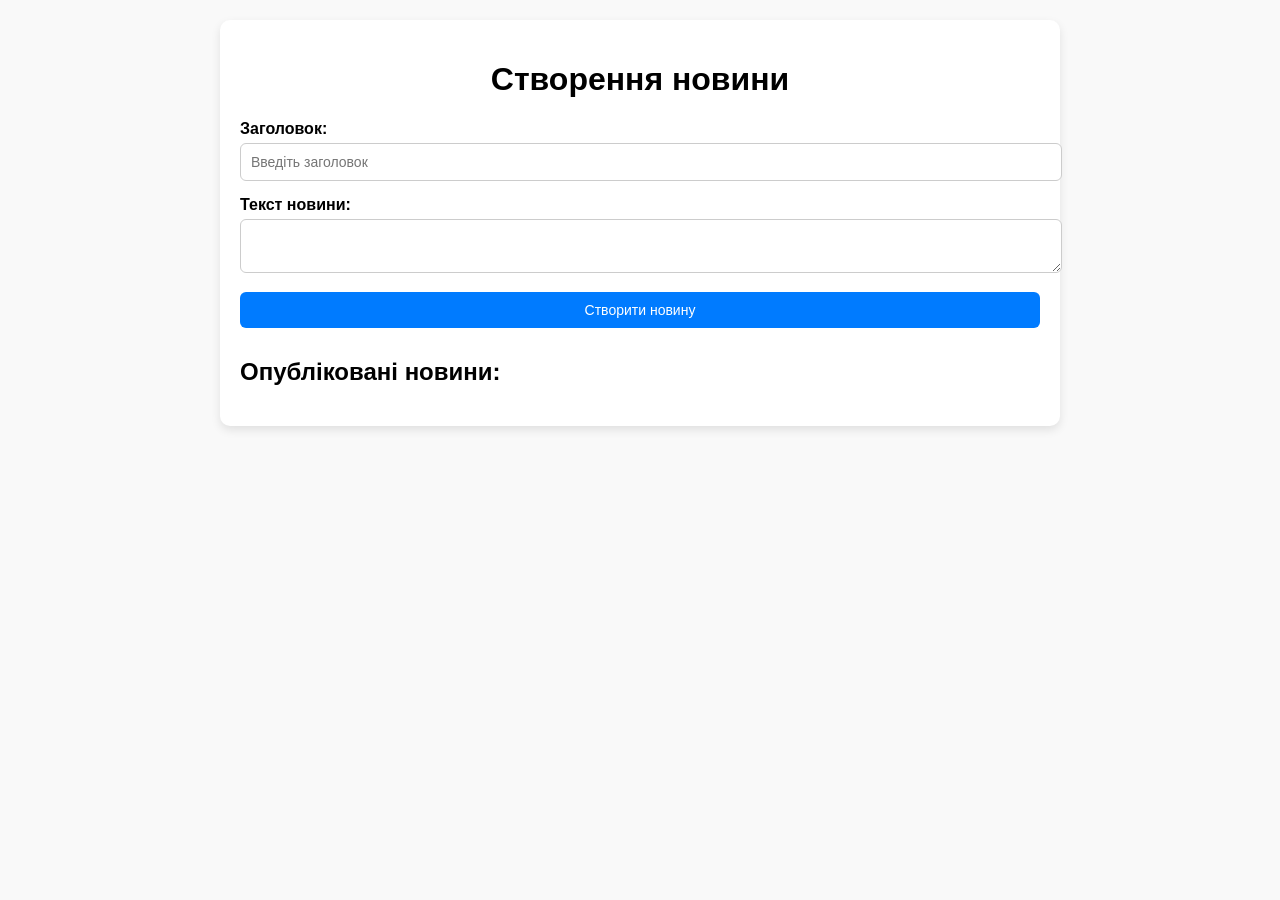
<file: 1609/index.html>
<!DOCTYPE html>
<html lang="uk">
<head>
  <meta charset="UTF-8">
  <meta name="viewport" content="width=device-width, initial-scale=1.0">
  <title>Створення новини</title>

  <!-- Підключаємо TinyMCE з твоїм API ключем -->
<script src="https://cdn.tiny.cloud/1/wgoci0mz2lujee9vo418rz8fk4u1dtbjqgcst3ncvyyq79m8/tinymce/8/tinymce.min.js" referrerpolicy="origin"></script>

  <style>
    body {
      font-family: Arial, Helvetica, sans-serif;
      background: #f9f9f9;
      margin: 0;
      padding: 20px;
    }
    h1 {
      text-align: center;
    }
    .container {
      max-width: 800px;
      margin: 0 auto;
      background: #fff;
      padding: 20px;
      border-radius: 10px;
      box-shadow: 0 4px 10px rgba(0,0,0,0.1);
    }
    label {
      display: block;
      margin-top: 15px;
      font-weight: bold;
    }
    input, textarea, button {
      width: 100%;
      padding: 10px;
      margin-top: 5px;
      border-radius: 6px;
      border: 1px solid #ccc;
      font-size: 14px;
    }
    button {
      background: #007bff;
      color: white;
      border: none;
      cursor: pointer;
      margin-top: 15px;
    }
    button:hover {
      background: #0056b3;
    }
    .news-list {
      margin-top: 30px;
    }
    .news-item {
      background: #fff;
      border: 1px solid #ddd;
      border-radius: 8px;
      padding: 15px;
      margin-bottom: 15px;
    }
    .news-item h3 {
      margin: 0 0 10px 0;
    }
  </style>
</head>
<body>
  <div class="container">
    <h1>Створення новини</h1>
    <form id="newsForm">
      <label for="title">Заголовок:</label>
      <input type="text" id="title" placeholder="Введіть заголовок" required>

      <label for="editor">Текст новини:</label>
      <textarea id="editor"></textarea>

      <button type="submit">Створити новину</button>
    </form>

    <div class="news-list" id="newsList">
      <h2>Опубліковані новини:</h2>
    </div>
  </div>

  <script>
    // Ініціалізація TinyMCE
    tinymce.init({
      selector: '#editor',
      plugins: 'image link lists table code fullscreen',
      toolbar: 'undo redo | styles | bold italic underline | alignleft aligncenter alignright | bullist numlist | link image | code fullscreen',
      height: 300,
      language: 'uk'
    });

    const form = document.getElementById('newsForm');
    const newsList = document.getElementById('newsList');

    form.addEventListener('submit', function(e) {
      e.preventDefault();

      const title = document.getElementById('title').value.trim();
      const content = tinymce.get('editor').getContent();

      if (!title || !content) {
        alert('Будь ласка, заповніть усі поля!');
        return;
      }

      const newsItem = document.createElement('div');
      newsItem.classList.add('news-item');
      newsItem.innerHTML = `
        <h3>${title}</h3>
        <div class="content">${content}</div>
      `;

      newsList.appendChild(newsItem);

      form.reset();
      tinymce.get('editor').setContent('');
    });
  </script>
</body>
</html>
</file>
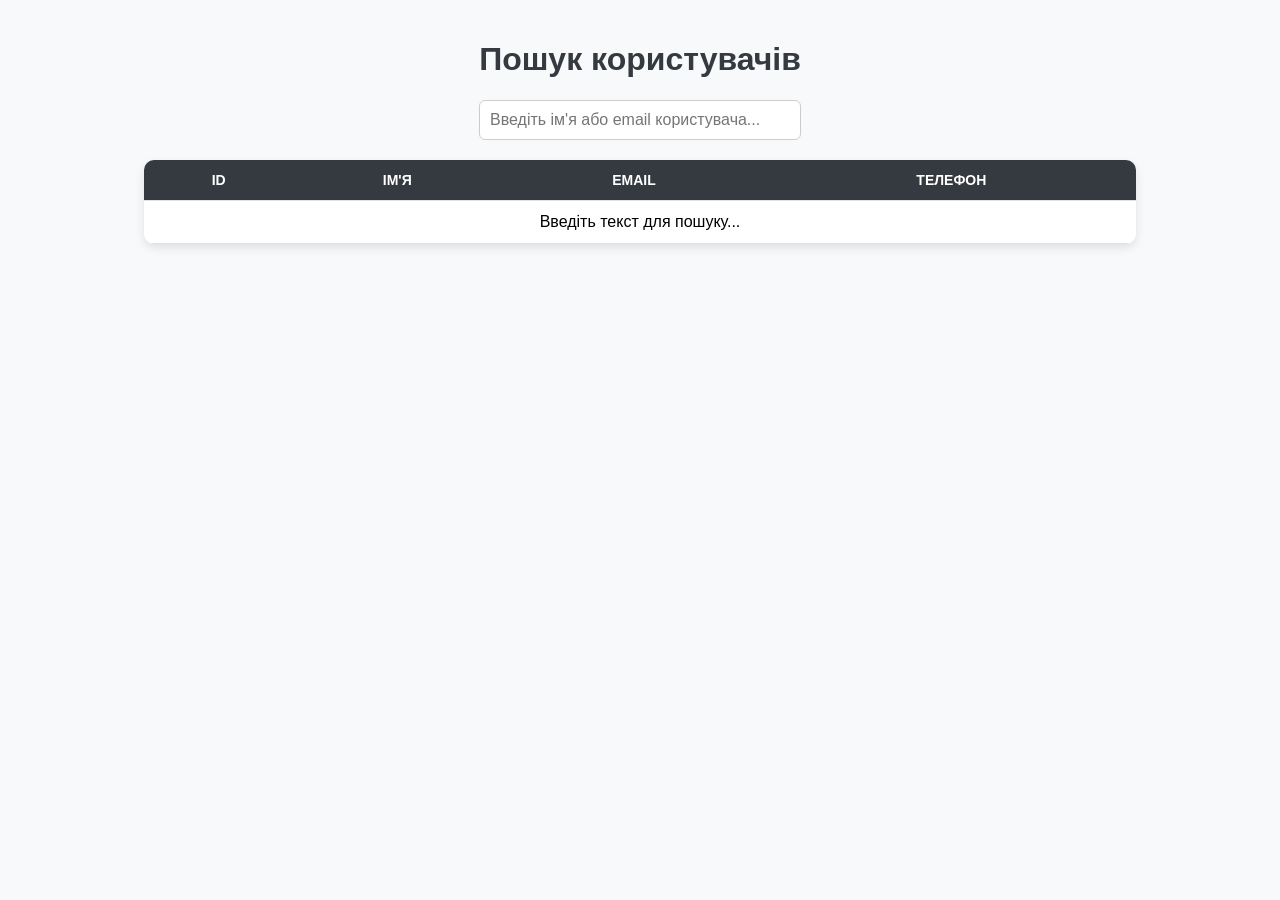
<file: 1609/17/index.html>
<!DOCTYPE html>
<html lang="uk">
<head>
  <meta charset="UTF-8">
  <meta name="viewport" content="width=device-width, initial-scale=1.0">
  <title>Пошук користувачів</title>
  <script src="https://code.jquery.com/jquery-3.7.1.min.js"></script>
  <style>
    body {
      font-family: 'Segoe UI', Arial, sans-serif;
      background: #f8f9fa;
      margin: 0;
      padding: 20px;
    }

    h1 {
      text-align: center;
      color: #343a40;
    }

    /* Поле пошуку */
    .search-container {
      display: flex;
      justify-content: center;
      margin-bottom: 20px;
    }

    .search-container input {
      width: 300px;
      padding: 10px;
      font-size: 16px;
      border: 1px solid #ccc;
      border-radius: 6px;
      outline: none;
      transition: 0.3s;
    }

    .search-container input:focus {
      border-color: #007bff;
      box-shadow: 0 0 5px rgba(0, 123, 255, 0.5);
    }

    /* Таблиця */
    table {
      width: 80%;
      margin: 0 auto;
      border-collapse: collapse;
      background: white;
      box-shadow: 0 4px 10px rgba(0, 0, 0, 0.1);
      border-radius: 10px;
      overflow: hidden;
    }

    th, td {
      padding: 12px;
      text-align: center;
      border-bottom: 1px solid #dee2e6;
    }

    th {
      background: #343a40;
      color: white;
      text-transform: uppercase;
      font-size: 14px;
    }

    tr:hover {
      background: #f1f3f5;
    }

    /* Повідомлення, коли немає результатів */
    #noResults {
      text-align: center;
      color: #6c757d;
      margin-top: 15px;
      font-size: 16px;
    }

    /* Loader */
    .loader {
      display: none;
      text-align: center;
      margin-top: 10px;
      color: #007bff;
      font-weight: bold;
    }
  </style>
</head>
<body>
  <h1>Пошук користувачів</h1>

  <!-- Поле пошуку -->
  <div class="search-container">
    <input type="text" id="searchInput" placeholder="Введіть ім'я або email користувача...">
  </div>

  <!-- Loader -->
  <div class="loader" id="loader">Завантаження...</div>

  <!-- Таблиця результатів -->
  <table>
    <thead>
      <tr>
        <th>Id</th>
        <th>Ім'я</th>
        <th>Email</th>
        <th>Телефон</th>
      </tr>
    </thead>
    <tbody id="usersTableBody">
      <tr>
        <td colspan="4">Введіть текст для пошуку...</td>
      </tr>
    </tbody>
  </table>

  <!-- Повідомлення, якщо немає результатів -->
  <p id="noResults" style="display: none;">Нічого не знайдено</p>

  <script>
    
    $(function () {
      const $searchInput = $("#searchInput");
      const $usersTableBody = $("#usersTableBody");
      const $loader = $("#loader");
      const $noResults = $("#noResults");

      let typingTimer;
      const typingDelay = 400; // Затримка перед запитом (мс)

      // Функція для відображення користувачів у таблиці
      function renderUsers(users) {
        $usersTableBody.empty();
        users.forEach(user => {
          const row = `
            <tr>
              <td>${user.id}</td>
              <td>${user.name}</td>
              <td>${user.email}</td>
              <td>${user.phone ?? "-"}</td>
            </tr>
          `;
          $usersTableBody.append(row);
        });
      }

      // Обробник введення тексту
      $searchInput.on("input", function () {
        clearTimeout(typingTimer);
        const query = $searchInput.val().trim();

        if (query.length === 0) {
          $usersTableBody.html(`
            <tr><td colspan="4">Введіть текст для пошуку...</td></tr>
          `);
          $noResults.hide();
          return;
        }

        typingTimer = setTimeout(() => {
          $loader.show();
          $noResults.hide();

          $.ajax({
            url: `https://lohika.itstep.click/api/Users/search`,
            type: "GET",
            data: { term: query },
            success: function (data) {
              $loader.hide();
              
              if (data && data.length > 0) {
                renderUsers(data);
              } else {
                $usersTableBody.empty();
                $noResults.show();
              }
            },
            error: function () {
              $loader.hide();
              $usersTableBody.html(`
                <tr><td colspan="4" style="color: red;">Помилка завантаження даних</td></tr>
              `);
            }
          });
        }, typingDelay);
      });
    });
  </script>
</body>
</html>
</file>
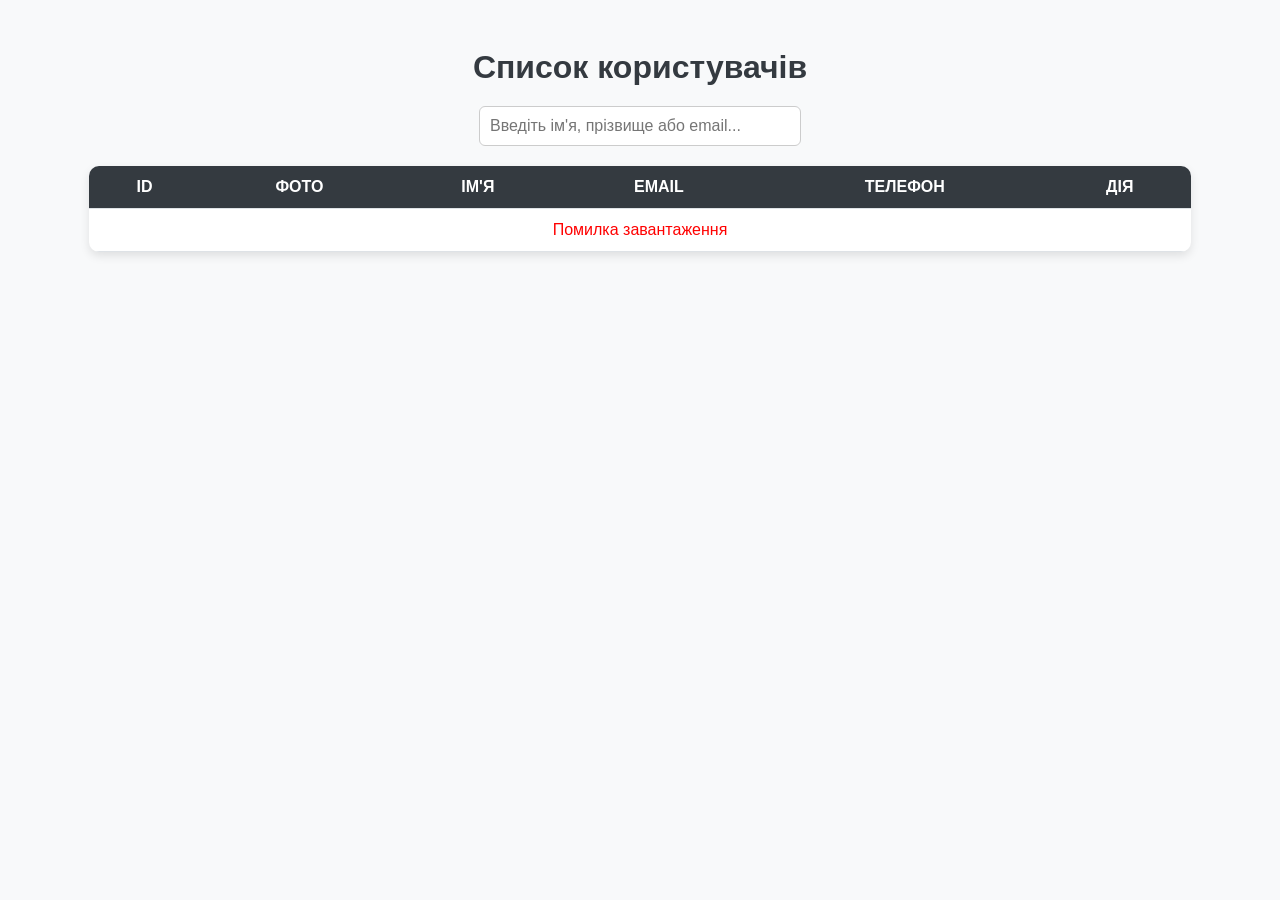
<file: json.html>
<!DOCTYPE html>
<html lang="uk">
<head>
  <meta charset="UTF-8">
  <meta name="viewport" content="width=device-width, initial-scale=1.0">
  <title>Список користувачів</title>
  <script src="https://code.jquery.com/jquery-3.7.1.min.js"></script>
  <style>
    body { font-family: 'Segoe UI', Arial, sans-serif; background: #f8f9fa; padding: 20px; }
    h1 { text-align: center; color: #343a40; margin-bottom: 20px; }
    .search-container { display: flex; justify-content: center; margin-bottom: 20px; }
    .search-container input { width: 300px; padding: 10px; font-size: 16px; border: 1px solid #ccc; border-radius: 6px; }
    .search-container input:focus { border-color: #007bff; box-shadow: 0 0 5px rgba(0,123,255,0.5); }
    table { width: 90%; margin: 0 auto; border-collapse: collapse; background: white; box-shadow: 0 4px 10px rgba(0,0,0,0.1); border-radius: 10px; overflow: hidden; }
    th, td { padding: 12px; text-align: center; border-bottom: 1px solid #dee2e6; vertical-align: middle; }
    th { background: #343a40; color: white; text-transform: uppercase; }
    tr:hover { background: #f1f3f5; }
    .delete-btn { background: #dc3545; color: white; border: none; padding: 6px 12px; border-radius: 6px; cursor: pointer; transition: 0.3s; }
    .delete-btn:hover { background: #b02a37; }
    .avatar { width: 50px; height: 50px; border-radius: 50%; margin-right: 10px; vertical-align: middle; }
    .modal-overlay { display: none; position: fixed; top: 0; left: 0; width: 100%; height: 100%; background: rgba(0,0,0,0.5); justify-content: center; align-items: center; z-index: 1000; }
    .modal { background: white; padding: 25px; border-radius: 12px; width: 350px; max-width: 90%; text-align: center; box-shadow: 0 5px 20px rgba(0,0,0,0.3); animation: fadeIn 0.3s ease; }
    .modal h3 { margin-bottom: 15px; font-size: 18px; color: #212529; }
    .modal p { font-size: 15px; color: #495057; margin-bottom: 20px; }
    .modal button { margin: 0 8px; padding: 8px 15px; border: none; border-radius: 6px; cursor: pointer; font-size: 14px; transition: 0.3s; }
    .btn-yes { background: #28a745; color: white; }
    .btn-yes:hover { background: #218838; }
    .btn-cancel { background: #6c757d; color: white; }
    .btn-cancel:hover { background: #5a6268; }
    #loader { text-align: center; color:#007bff; font-weight:bold; display:none; margin-bottom:10px; }
    #noResults { display:none; text-align:center; color:#6c757d; margin-top:15px; }
    @keyframes fadeIn { from { transform: scale(0.8); opacity: 0; } to { transform: scale(1); opacity: 1; } }
  </style>
</head>
<body>
  <h1>Список користувачів</h1>

  <div class="search-container">
    <input type="text" id="searchInput" placeholder="Введіть ім'я, прізвище або email...">
  </div>

  <div id="loader">Завантаження...</div>
  <table>
    <thead>
      <tr>
        <th>Id</th>
        <th>Фото</th>
        <th>Ім'я</th>
        <th>Email</th>
        <th>Телефон</th>
        <th>Дія</th>
      </tr>
    </thead>
    <tbody id="usersTableBody">
      <tr><td colspan="6">Завантаження користувачів...</td></tr>
    </tbody>
  </table>

  <p id="noResults">Нічого не знайдено</p>


  <div id="modalOverlay" class="modal-overlay">
    <div class="modal">
      <h3>Підтвердження видалення</h3>
      <p id="modalText"></p>
      <button class="btn-yes" id="confirmYes">Так</button>
      <button class="btn-cancel" id="confirmCancel">Скасувати</button>
    </div>
  </div>

  <script>
    $(function(){
      const $searchInput = $("#searchInput");
      const $usersTableBody = $("#usersTableBody");
      const $loader = $("#loader");
      const $noResults = $("#noResults");
      let rowToDelete = null;
      let allUsers = [];

      function renderUsers(users) {
        $usersTableBody.empty();
        users.forEach(user => {
          const fullName = `${user.firstName ?? ''} ${user.secondName ?? ''}`.trim();
          const photoUrl = user.photo
            ? `https://lohika.itstep.click/images/100_${user.photo}`
            : "https://via.placeholder.com/50x50?text=Фото";

          const row = $(`
            <tr data-id="${user.id}" data-name="${fullName}">
              <td>${user.id}</td>
              <td><img src="${photoUrl}" class="avatar"></td>
              <td>${fullName}</td>
              <td>${user.email ?? '-'}</td>
              <td>${user.phone ?? '-'}</td>
              <td><button class="delete-btn">Delete</button></td>
            </tr>
          `);
          $usersTableBody.append(row);
        });
      }

      function loadAllUsers() {
        $loader.show();
        $noResults.hide();
        $.get("https://lohika.itstep.click/api/Users/all", function(data){
          $loader.hide();
          if(data && data.length > 0){
            allUsers = data;
            renderUsers(allUsers);
          } else {
            $usersTableBody.html(`<tr><td colspan="6">Користувачів не знайдено</td></tr>`);
          }
        }).fail(function(){
          $loader.hide();
          $usersTableBody.html(`<tr><td colspan="6" style="color:red;">Помилка завантаження</td></tr>`);
        });
      }

      loadAllUsers();

      let typingTimer;
      const typingDelay = 300;
      $searchInput.on("input", function(){
        clearTimeout(typingTimer);
        typingTimer = setTimeout(() => {
          const query = $searchInput.val().trim().toLowerCase();
          if(query === "") { renderUsers(allUsers); $noResults.hide(); return; }

          const filtered = allUsers.filter(u => {
            const fullName = `${u.firstName ?? ''} ${u.secondName ?? ''}`.toLowerCase();
            const email = (u.email ?? '').toLowerCase();
            return fullName.includes(query) || email.includes(query);
          });

          if(filtered.length > 0){
            renderUsers(filtered);
            $noResults.hide();
          } else {
            $usersTableBody.empty();
            $noResults.show();
          }
        }, typingDelay);
      });

      $usersTableBody.on("click", ".delete-btn", function(){
        rowToDelete = $(this).closest("tr");
        const userName = rowToDelete.data("name");
        $("#modalText").text(`Ви впевнені, що хочете видалити користувача: "${userName}"?`);
        $("#modalOverlay").fadeIn(200);
      });

      $("#confirmYes").click(function(){
        if(rowToDelete){
          const id = rowToDelete.data("id");
          rowToDelete.remove();
          allUsers = allUsers.filter(u => u.id !== id);
          rowToDelete = null;
        }
        $("#modalOverlay").fadeOut(200);
      });

      $("#confirmCancel, #modalOverlay").click(function(e){
        if(e.target.id === "modalOverlay" || e.target.id === "confirmCancel") {
          rowToDelete = null;
          $("#modalOverlay").fadeOut(200);
        }
      });
    });
  </script>
</body>
</html>
</file>
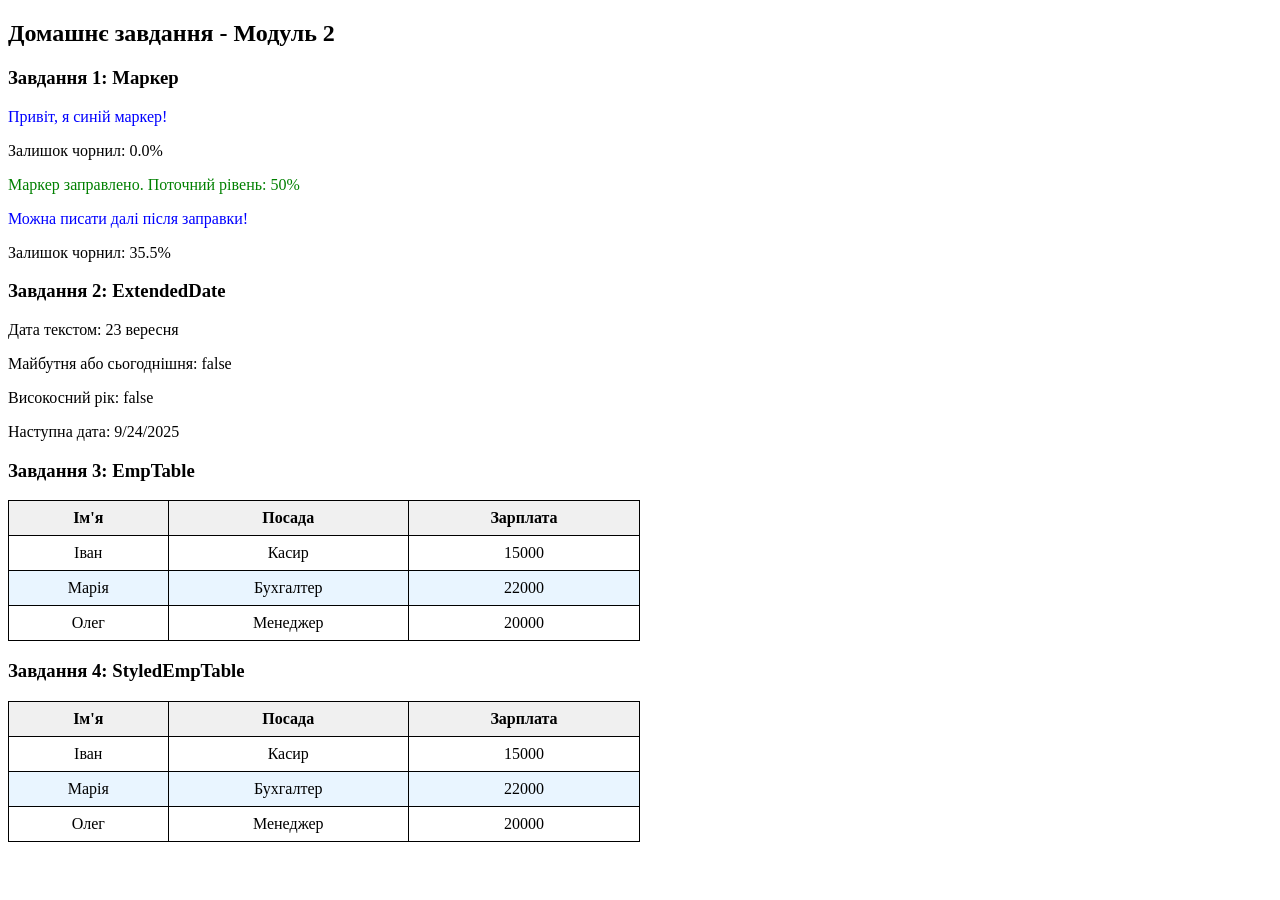
<file: 1609/1234.html>
<!DOCTYPE html>
<html lang="uk">
<head>
  <meta charset="UTF-8">
  <meta name="viewport" content="width=device-width, initial-scale=1.0">
  <title>Домашнє завдання - Модуль 2</title>
</head>
<body>
  <h2>Домашнє завдання - Модуль 2</h2>
  <div id="output"></div>

  <script>
    const output = document.getElementById('output');

    // Завдання 1.
    class Marker {
      constructor(color, inkLevel = 100) {
        this.color = color;
        this.inkLevel = inkLevel;
      }

      print(text) {
        let result = "";
        for (let char of text) {
          if (char !== " ") {
            if (this.inkLevel < 0.5) break; 
            this.inkLevel -= 0.5;
          }
          result += char;
        }
        output.innerHTML += `<p style="color:${this.color}">${result}</p>`;
        output.innerHTML += `<p>Залишок чорнил: ${this.inkLevel.toFixed(1)}%</p>`;
      }
    }

    class RefillableMarker extends Marker {
      refill(amount) {
        this.inkLevel = Math.min(this.inkLevel + amount, 100);
        output.innerHTML += `<p style="color:green">Маркер заправлено. Поточний рівень: ${this.inkLevel}%</p>`;
      }
    }

    output.innerHTML += `<h3>Завдання 1: Маркер</h3>`;
    const marker = new RefillableMarker("blue", 10);
    marker.print("Привіт, я синій маркер!");
    marker.refill(50);
    marker.print("Можна писати далі після заправки!");


    // Завдання 2. 
    class ExtendedDate extends Date {
      constructor(year, month, day) {
        super(year, month, day);
      }
      getDateText() {
        const months = [
          "січня", "лютого", "березня", "квітня", "травня", "червня",
          "липня", "серпня", "вересня", "жовтня", "листопада", "грудня"
        ];
        return `${this.getDate()} ${months[this.getMonth()]}`;
      }

      isFutureOrToday() {
        const today = new Date();
        today.setHours(0, 0, 0, 0);
        return this >= today;
      }

      isLeapYear() {
        const year = this.getFullYear();
        return (year % 4 === 0 && year % 100 !== 0) || (year % 400 === 0);
      }

      getNextDate() {
        const nextDay = new Date(this);
        nextDay.setDate(this.getDate() + 1);
        return nextDay.toLocaleDateString();
      }
    }

    output.innerHTML += `<h3>Завдання 2: ExtendedDate</h3>`;
    const myDate = new ExtendedDate(2025, 8, 23); // 23 вересня 2025
    output.innerHTML += `<p>Дата текстом: ${myDate.getDateText()}</p>`;
    output.innerHTML += `<p>Майбутня або сьогоднішня: ${myDate.isFutureOrToday()}</p>`;
    output.innerHTML += `<p>Високосний рік: ${myDate.isLeapYear()}</p>`;
    output.innerHTML += `<p>Наступна дата: ${myDate.getNextDate()}</p>`;

    // Завдання 3.
    class Employee {
      constructor(name, position, salary) {
        this.name = name;
        this.position = position;
        this.salary = salary;
      }
    }

    class EmpTable {
      constructor(employees) {
        this.employees = employees;
      }

      getHtml() {
        let html = `<table border="1" cellpadding="5" cellspacing="0">
                      <thead>
                        <tr>
                          <th>Ім'я</th>
                          <th>Посада</th>
                          <th>Зарплата</th>
                        </tr>
                      </thead>
                      <tbody>`;
        this.employees.forEach(emp => {
          html += `<tr>
                     <td>${emp.name}</td>
                     <td>${emp.position}</td>
                     <td>${emp.salary}</td>
                   </tr>`;
        });
        html += `</tbody></table>`;
        return html;
      }
    }

    output.innerHTML += `<h3>Завдання 3: EmpTable</h3>`;
    const employees = [
      new Employee("Іван", "Касир", 15000),
      new Employee("Марія", "Бухгалтер", 22000),
      new Employee("Олег", "Менеджер", 20000),
    ];
    const table = new EmpTable(employees);
    output.innerHTML += table.getHtml();


    // Завдання 4. 

    class StyledEmpTable extends EmpTable {
      getStyles() {
        return `
          <style>
            table {
              border-collapse: collapse;
              margin-top: 10px;
              width: 50%;
            }
            th, td {
              border: 1px solid #000;
              padding: 8px;
              text-align: center;
            }
            th {
              background-color: #f0f0f0;
            }
            tr:nth-child(even) {
              background-color: #e9f5ff;
            }
          </style>
        `;
      }

      getHtml() {
        return this.getStyles() + super.getHtml();
      }
    }

    output.innerHTML += `<h3>Завдання 4: StyledEmpTable</h3>`;
    const styledTable = new StyledEmpTable(employees);
    output.innerHTML += styledTable.getHtml();
  </script>
</body>
</html>
</file>
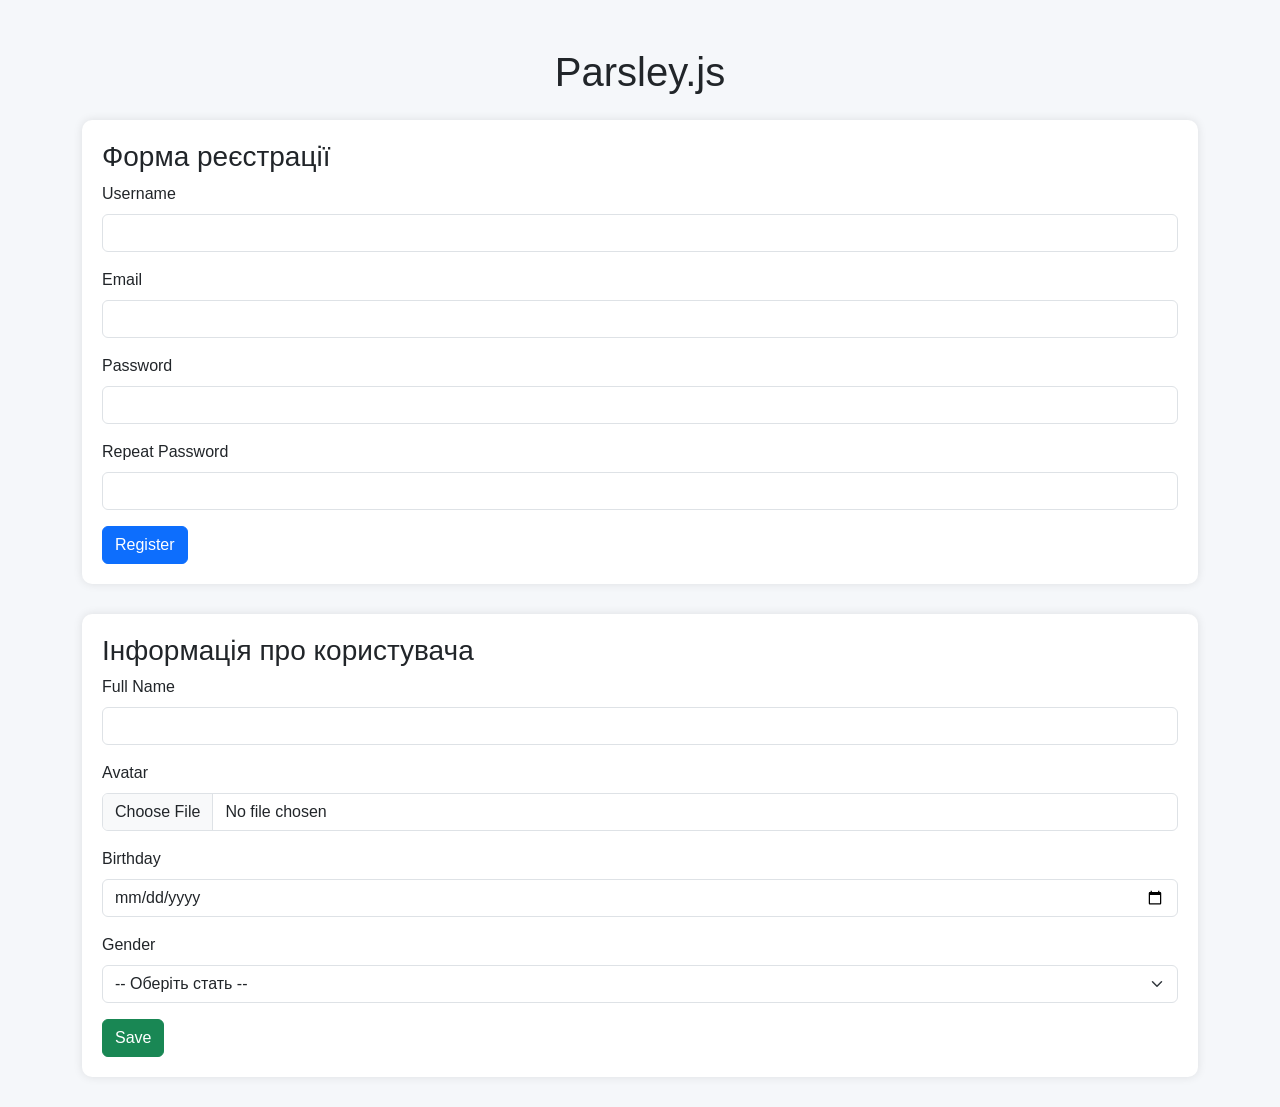
<file: 1609/2509.html>
<!DOCTYPE html>
<html lang="uk">
<head>
  <meta charset="UTF-8">
  <meta name="viewport" content="width=device-width, initial-scale=1.0">
  <title>Форми з валідацією</title>
  <link href="https://cdn.jsdelivr.net/npm/bootstrap@5.3.2/dist/css/bootstrap.min.css" rel="stylesheet">
  <link href="https://parsleyjs.org/src/parsley.css" rel="stylesheet">
  <style>
    body {
      background: #f5f7fa;
      font-family: Arial, sans-serif;
    }

    .error-message {
      color: red;
      font-size: 0.9em;
      margin-left: 10px;
    }

    .form-section {
      background: white;
      padding: 20px;
      border-radius: 10px;
      box-shadow: 0 0 10px rgba(0, 0, 0, 0.1);
      margin-bottom: 30px;
    }

    table {
      margin-top: 20px;
    }

    .avatar-preview {
      width: 80px;
      height: 80px;
      object-fit: cover;
      border-radius: 50%;
    }
  </style>
</head>
<body>
<div class="container mt-5">
  <h1 class="text-center mb-4">Parsley.js</h1>
  <div class="form-section">
    <h3>Форма реєстрації</h3>
    <form id="registerForm">
      <div class="mb-3">
        <label for="username" class="form-label">Username</label>
        <input type="text" id="username" name="username" class="form-control"
               required
               data-parsley-minlength="4"
               data-parsley-maxlength="20"
               data-parsley-username-forbidden
               data-parsley-trigger="focusout"
               data-parsley-required-message="Username is required"
               data-parsley-minlength-message="Min length is 4 characters"
               data-parsley-maxlength-message="Max length is 20 characters"
               data-parsley-username-forbidden-message="Username admin or user or test is not allowed">
      </div>

      <div class="mb-3">
        <label for="email" class="form-label">Email</label>
        <input type="email" id="email" name="email" class="form-control"
               required
               data-parsley-type="email"
               data-parsley-trigger="focusout"
               data-parsley-required-message="Email is required"
               data-parsley-type-message="Enter a valid email address">
      </div>

      <div class="mb-3">
        <label for="password" class="form-label">Password</label>
        <input type="password" id="password" name="password" class="form-control"
               required
               data-parsley-minlength="6"
               data-parsley-maxlength="30"
               data-parsley-trigger="focusout"
               data-parsley-required-message="Password is required"
               data-parsley-minlength-message="Min length is 6 characters"
               data-parsley-maxlength-message="Max length is 30 characters">
      </div>

      <div class="mb-3">
        <label for="repeat" class="form-label">Repeat Password</label>
        <input type="password" id="repeat" name="repeat" class="form-control"
               required
               data-parsley-equalto="#password"
               data-parsley-trigger="focusout"
               data-parsley-required-message="Repeat is required"
               data-parsley-equalto-message="The passwords must match">
      </div>

      <button type="submit" class="btn btn-primary">Register</button>
    </form>

    <div id="registerResult"></div>
  </div>

  <div class="form-section">
    <h3>Інформація про користувача</h3>
    <form id="userInfoForm">
      <div class="mb-3">
        <label for="fullName" class="form-label">Full Name</label>
        <input type="text" id="fullName" name="fullName" class="form-control"
               required
               data-parsley-minlength="2"
               data-parsley-maxlength="50"
               data-parsley-pattern="^[A-Za-zА-Яа-яЁёІіЇїЄє\s\-]+$"
               data-parsley-trigger="focusout"
               data-parsley-required-message="Full name is required"
               data-parsley-minlength-message="Min length is 2 characters"
               data-parsley-maxlength-message="Max length is 50 characters"
               data-parsley-pattern-message="Full name may only contain letters, spaces, and dashes">
      </div>

      <div class="mb-3">
        <label for="avatar" class="form-label">Avatar</label>
        <input type="file" id="avatar" name="avatar" class="form-control"
               required
               data-parsley-required-message="Avatar is required"
               data-parsley-trigger="change">
      </div>

      <div class="mb-3">
        <label for="birthday" class="form-label">Birthday</label>
        <input type="date" id="birthday" name="birthday" class="form-control"
               required
               data-parsley-required-message="Birthday is required"
               data-parsley-birthday-min
               data-parsley-trigger="change">
      </div>

      <div class="mb-3">
        <label class="form-label">Gender</label>
        <select id="gender" name="gender" class="form-select" required
                data-parsley-required-message="Gender is required">
          <option value="">-- Оберіть стать --</option>
          <option value="Male">Чоловіча</option>
          <option value="Female">Жіноча</option>
        </select>
      </div>

      <button type="submit" class="btn btn-success">Save</button>
    </form>

    <div id="userInfoResult"></div>
  </div>
</div>
<script src="https://code.jquery.com/jquery-3.6.0.min.js"></script>
<script src="https://parsleyjs.org/dist/parsley.min.js"></script>

<script>
  window.Parsley.addValidator('usernameForbidden', {
    validateString: function(value) {
      const forbidden = ['admin', 'user', 'test'];
      return !forbidden.includes(value.toLowerCase());
    }
  });

  window.Parsley.addValidator('birthdayMin', {
    validateString: function(value) {
      const minDate = new Date('1900-01-01');
      return new Date(value) >= minDate;
    },
    messages: {
      en: 'Min birthday is 01/01/1900'
    }
  });
  function getPasswordStrength(password) {
    const hasDigits = /\d/.test(password);
    const hasLower = /[a-z]/.test(password);
    const hasUpper = /[A-Z]/.test(password);
    const hasSpecial = /[^a-zA-Z0-9]/.test(password);

    if ((hasDigits && !hasLower && !hasUpper && !hasSpecial) ||
        (!hasDigits && (hasLower ^ hasUpper))) {
      return "Very easy";
    }
    if (hasDigits && (hasLower ^ hasUpper)) {
      return "Easy";
    }
    if (hasDigits && hasLower && hasUpper && !hasSpecial) {
      return "Normal";
    }
    if (hasDigits && hasLower && hasUpper && hasSpecial) {
      return "Hard";
    }
    return "Very easy";
  }

  $(document).ready(function() {
    $('#registerForm').parsley().on('form:submit', function() {
      const username = $('#username').val();
      const email = $('#email').val();
      const password = $('#password').val();

      const maskedPassword = '*'.repeat(password.length);
      const strength = getPasswordStrength(password);

      const table = `
        <h4 class="mt-4">Результат:</h4>
        <table class="table table-bordered">
          <tr><th>Username</th><td>${username}</td></tr>
          <tr><th>Email</th><td>${email}</td></tr>
          <tr><th>Password</th><td>${maskedPassword} (${strength})</td></tr>
        </table>
      `;
      $('#registerResult').html(table);
      return false; 
    });

    $('#userInfoForm').parsley().on('form:submit', function() {
      const fullName = $('#fullName').val();
      const birthday = $('#birthday').val();
      const gender = $('#gender').val();
      const avatarFile = $('#avatar')[0].files[0];

      const avatarURL = URL.createObjectURL(avatarFile);

      const table = `
        <h4 class="mt-4">Результат:</h4>
        <table class="table table-bordered">
          <tr><th>Full Name</th><td>${fullName}</td></tr>
          <tr><th>Birthday</th><td>${birthday}</td></tr>
          <tr><th>Gender</th><td>${gender}</td></tr>
          <tr><th>Avatar</th><td><img src="${avatarURL}" class="avatar-preview"></td></tr>
        </table>
      `;
      $('#userInfoResult').html(table);
      return false;
    });
  });
</script>
</body>
</html>
</file>
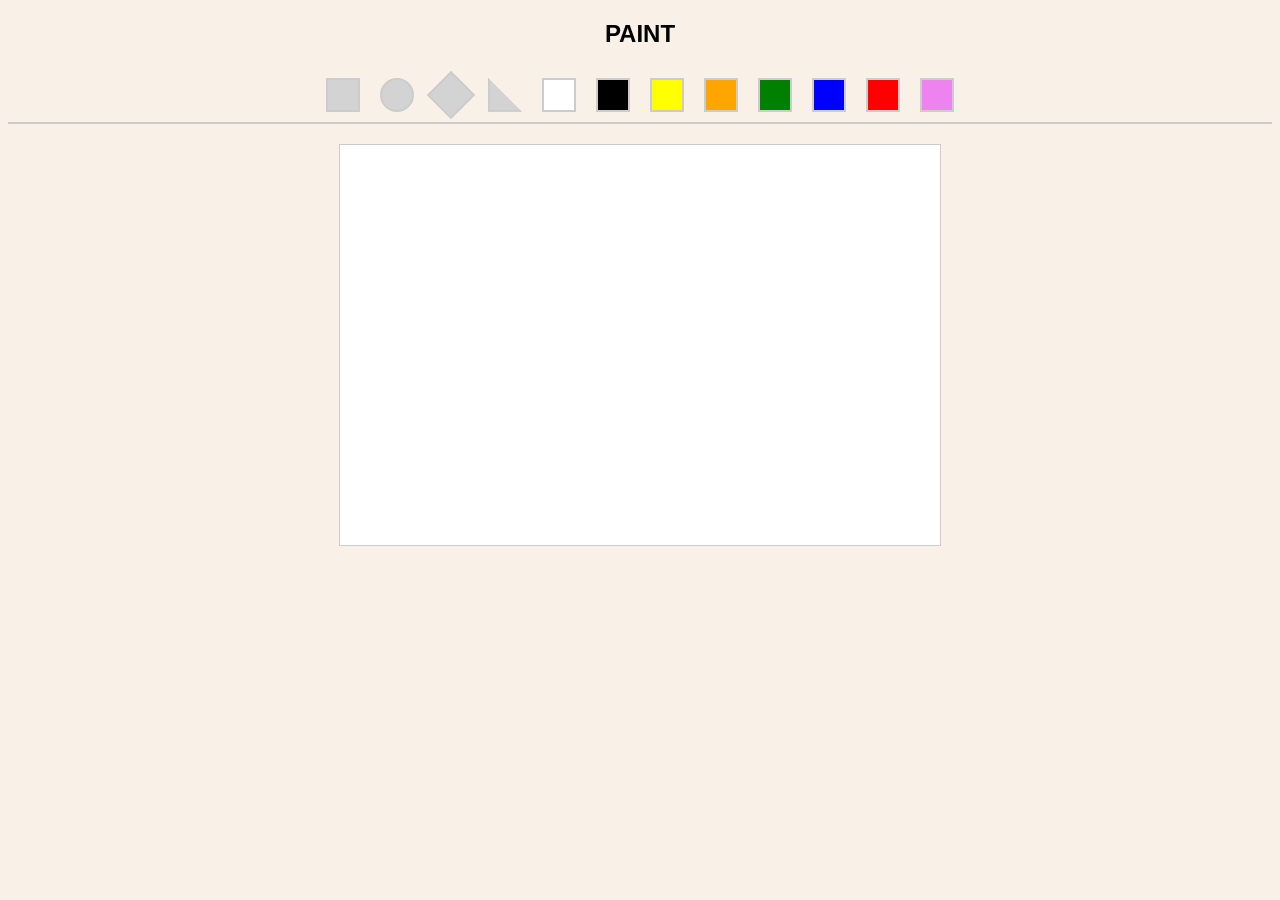
<file: 1609/Paint.html>
<!DOCTYPE html>
<html lang="uk">
<head>
  <meta charset="UTF-8">
  <meta name="viewport" content="width=device-width, initial-scale=1.0">
  <title>Paint</title>
  <style>
    body {
      background: #f9f0e8;
      text-align: center;
      font-family: Arial, sans-serif;
    }
    #toolbar {
      display: flex;
      justify-content: center;
      align-items: center;
      padding: 10px;
      gap: 20px;
      border-bottom: 2px solid #ccc;
    }
    .shape, .color {
      cursor: pointer;
      border: 2px solid #ccc;
      width: 30px;
      height: 30px;
    }
    .selected {
      border: 2px solid black;
    }
    #drawingArea {
      margin-top: 20px;
      border: 1px solid #ccc;
      background: #fff;
    }
  </style>
</head>
<body>
  <h2>PAINT</h2>

  <div id="toolbar">
    <div class="shape" data-shape="square" style="background: lightgray;"></div>
    <div class="shape" data-shape="circle" style="background: lightgray; border-radius: 50%;"></div>
    <div class="shape" data-shape="diamond" style="background: lightgray; transform: rotate(45deg);"></div>
    <div class="shape" data-shape="triangle" style="background: lightgray; clip-path: polygon(0 100%, 100% 100%, 0 0);"></div>

    <div class="color" style="background: white;" data-color="white"></div>
    <div class="color" style="background: black;" data-color="black"></div>
    <div class="color" style="background: yellow;" data-color="yellow"></div>
    <div class="color" style="background: orange;" data-color="orange"></div>
    <div class="color" style="background: green;" data-color="green"></div>
    <div class="color" style="background: blue;" data-color="blue"></div>
    <div class="color" style="background: red;" data-color="red"></div>
    <div class="color" style="background: violet;" data-color="violet"></div>
  </div>

  <canvas id="drawingArea" width="600" height="400"></canvas>

  <script src="https://code.jquery.com/jquery-3.7.1.min.js"></script>
  <script>
    $(document).ready(function () {
      const canvas = $("#drawingArea")[0];
      const ctx = canvas.getContext("2d");

      let currentShape = "square";
      let currentColor = "black";
      let isDrawing = false;
      let startX = 0, startY = 0;

      $(".shape").click(function () {
        $(".shape").removeClass("selected");
        $(this).addClass("selected");
        currentShape = $(this).data("shape");
      });

      $(".color").click(function () {
        $(".color").removeClass("selected");
        $(this).addClass("selected");
        currentColor = $(this).data("color");
      });

      $("#drawingArea").mousedown(function (e) {
        isDrawing = true;
        const rect = canvas.getBoundingClientRect();
        startX = e.clientX - rect.left;
        startY = e.clientY - rect.top;
      });

      $("#drawingArea").mouseup(function (e) {
        if (!isDrawing) return;
        const rect = canvas.getBoundingClientRect();
        const endX = e.clientX - rect.left;
        const endY = e.clientY - rect.top;
        const width = endX - startX;
        const height = endY - startY;

        ctx.fillStyle = currentColor;
        drawShape(ctx, currentShape, startX, startY, width, height);

        isDrawing = false;
      });

      function drawShape(ctx, shape, x, y, w, h) {
        ctx.beginPath();
        switch (shape) {
          case "square":
            ctx.fillRect(x, y, w, h);
            break;
          case "circle":
            ctx.arc(x + w / 2, y + h / 2, Math.abs(w / 2), 0, Math.PI * 2);
            ctx.fill();
            break;
          case "diamond":
            ctx.moveTo(x + w / 2, y);
            ctx.lineTo(x + w, y + h / 2);
            ctx.lineTo(x + w / 2, y + h);
            ctx.lineTo(x, y + h / 2);
            ctx.closePath();
            ctx.fill();
            break;
          case "triangle":
            ctx.moveTo(x, y + h);
            ctx.lineTo(x + w, y + h);
            ctx.lineTo(x, y);
            ctx.closePath();
            ctx.fill();
            break;
        }
      }
    });
  </script>
</body>
</html>
</file>
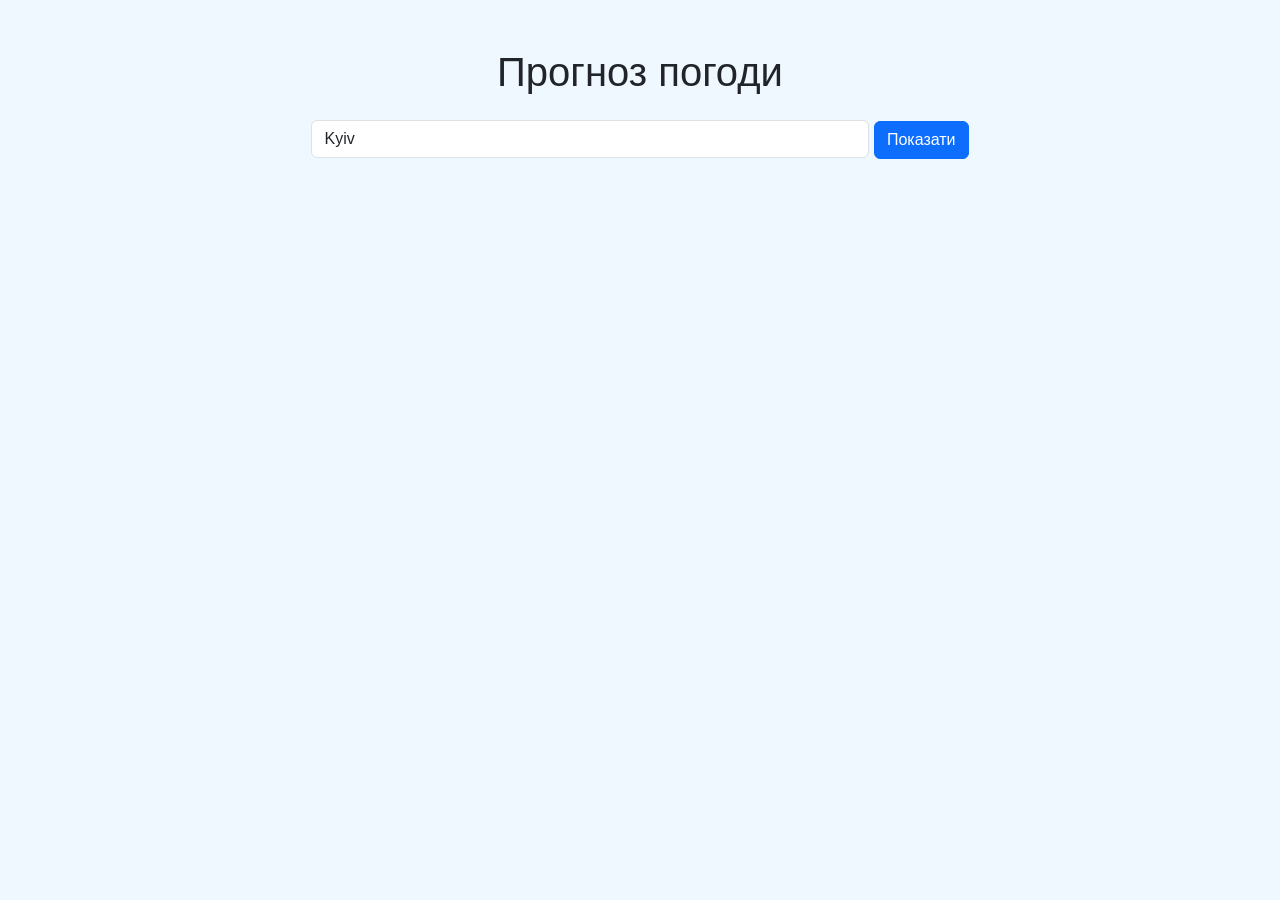
<file: 1609/weather.html>
<!DOCTYPE html>
<html lang="uk">
<head>
  <meta charset="UTF-8">
  <meta name="viewport" content="width=device-width, initial-scale=1.0">
  <title>Прогноз погоди</title>
  <link href="https://cdn.jsdelivr.net/npm/bootstrap@5.3.2/dist/css/bootstrap.min.css" rel="stylesheet">
  <style>
    body {
      background: #f0f8ff;
      font-family: Arial, sans-serif;
    }
    .weather-icon {
      width: 80px;
      height: 80px;
    }
    .forecast-card {
      background: white;
      border-radius: 8px;
      box-shadow: 0 0 10px rgba(0, 0, 0, 0.1);
      padding: 15px;
      text-align: center;
      margin: 10px;
    }
  </style>
</head>
<body>
  <div class="container mt-5">
    <h1 class="text-center mb-4">Прогноз погоди</h1>

    <div class="mb-4 text-center">
      <input type="text" id="cityInput" class="form-control w-50 d-inline" placeholder="Введіть місто" value="Kyiv">
      <button id="getWeather" class="btn btn-primary">Показати</button>
    </div>

    <div id="currentWeather" class="text-center mb-5"></div>

    <div class="row justify-content-center" id="forecast"></div>
  </div>

  <script src="https://code.jquery.com/jquery-3.6.0.min.js"></script>
  <script>
    const apiKey = "180b29b54c6e4997877144231252309"; 

    $(document).ready(function() {
      $("#getWeather").click(function() {
        const city = $("#cityInput").val().trim();
        if (!city) {
          alert("Будь ласка, введіть назву міста!");
          return;
        }

        getWeather(city);
      });

      function getWeather(city) {
        $.getJSON(`https://api.weatherapi.com/v1/forecast.json?key=${apiKey}&q=${city}&days=5&lang=uk`, function(data) {
          console.log(data);

          const current = `
            <h2>${data.location.name}, ${data.location.country}</h2>
            <p>Оновлено: ${data.current.last_updated}</p>
            <img src="${data.current.condition.icon}" class="weather-icon" alt="icon">
            <p class="fs-4">${data.current.temp_c}°C - ${data.current.condition.text}</p>
            <p>Вітер: ${data.current.wind_kph} км/год | Опади: ${data.current.precip_mm} мм | Тиск: ${data.current.pressure_mb} мбар</p>
          `;
          $("#currentWeather").html(current);

          let forecastHTML = "";
          data.forecast.forecastday.forEach(day => {
            const date = new Date(day.date);
            const options = { weekday: 'long', day: 'numeric', month: 'long' };
            const dayName = date.toLocaleDateString('uk-UA', options);

            forecastHTML += `
              <div class="col-md-2 forecast-card">
                <h5>${dayName}</h5>
                <img src="${day.day.condition.icon}" class="weather-icon" alt="icon">
                <p>${day.day.avgtemp_c}°C</p>
                <small>${day.day.condition.text}</small>
              </div>
            `;
          });
          $("#forecast").html(forecastHTML);
        }).fail(function() {
          alert("Не вдалося отримати прогноз. Перевірте назву міста або ключ API!");
        });
      }

      getWeather("Kyiv");
    });
  </script>
</body>
</html>
</file>
